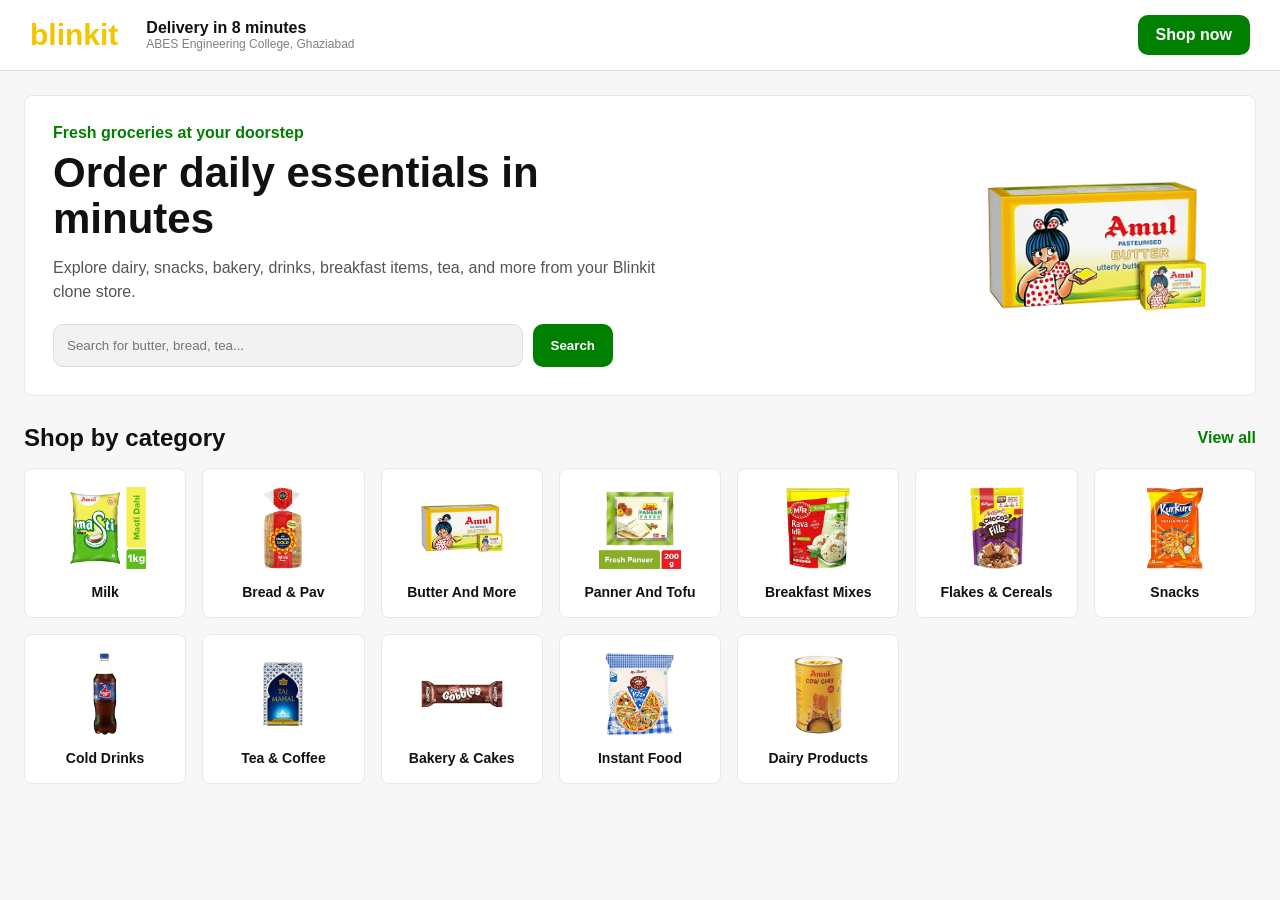
<file: home.html>
<!DOCTYPE html>
<html lang="en">
<head>
    <meta charset="UTF-8">
    <meta name="viewport" content="width=device-width, initial-scale=1.0">
    <title>Blinkit Home</title>
    <link rel="stylesheet" href="home.css">
</head>
<body>
    <div class="home-navbar">
        <div class="logo">blinkit</div>
        <div class="delivery">
            <strong>Delivery in 8 minutes</strong>
            <p>ABES Engineering College, Ghaziabad</p>
        </div>
        <a class="shop-link" href="index-with-js.html">Shop now</a>
    </div>

    <main class="home-main">
        <section class="home-hero">
            <div>
                <p class="eyebrow">Fresh groceries at your doorstep</p>
                <h1>Order daily essentials in minutes</h1>
                <p class="hero-copy">Explore dairy, snacks, bakery, drinks, breakfast items, tea, and more from your Blinkit clone store.</p>
                <form class="home-search">
                    <input type="text" placeholder="Search for butter, bread, tea...">
                    <button type="submit">Search</button>
                </form>
            </div>
            <img src="amul butter.webp" alt="Amul butter">
        </section>

        <section class="home-section">
            <div class="section-heading">
                <h2>Shop by category</h2>
                <a href="index-with-js.html">View all</a>
            </div>
            <div class="category-grid">
                <a class="category-card" href="index-with-js.html?category=Milk">
                    <img src="amul dahi.webp" alt="Milk">
                    <span>Milk</span>
                </a>
                <a class="category-card" href="index-with-js.html?category=Bread%20%26%20Pav">
                    <img src="harvest bread.webp" alt="Bread and pav">
                    <span>Bread & Pav</span>
                </a>
                <a class="category-card" href="index-with-js.html?category=Butter%20And%20More">
                    <img src="amul butter.webp" alt="Butter">
                    <span>Butter And More</span>
                </a>
                <a class="category-card" href="index-with-js.html?category=Panner%20And%20Tofu">
                    <img src="amul panner.webp" alt="Paneer">
                    <span>Panner And Tofu</span>
                </a>
                <a class="category-card" href="index-with-js.html?category=Breakfast%20Mixes">
                    <img src="mtr rava idli.webp" alt="Breakfast mixes">
                    <span>Breakfast Mixes</span>
                </a>
                <a class="category-card" href="index-with-js.html?category=Flakes%20%26%20Cereals">
                    <img src="chocos.webp" alt="Cereals">
                    <span>Flakes & Cereals</span>
                </a>
                <a class="category-card" href="index-with-js.html?category=Snacks">
                    <img src="kurkure.webp" alt="Snacks">
                    <span>Snacks</span>
                </a>
                <a class="category-card" href="index-with-js.html?category=Cold%20Drinks">
                    <img src="thumbs up.webp" alt="Cold drinks">
                    <span>Cold Drinks</span>
                </a>
                <a class="category-card" href="index-with-js.html?category=Tea%20%26%20Coffee">
                    <img src="tea.webp" alt="Tea and coffee">
                    <span>Tea & Coffee</span>
                </a>
                <a class="category-card" href="index-with-js.html?category=Bakery%20%26%20Cakes">
                    <img src="cake.webp" alt="Bakery and cakes">
                    <span>Bakery & Cakes</span>
                </a>
                <a class="category-card" href="index-with-js.html?category=Instant%20Food">
                    <img src="pizza base.webp" alt="Instant food">
                    <span>Instant Food</span>
                </a>
                <a class="category-card" href="index-with-js.html?category=Dairy%20Products">
                    <img src="ghee.webp" alt="Dairy products">
                    <span>Dairy Products</span>
                </a>
            </div>
        </section>
    </main>

    <script src="home.js"></script>
</body>
</html>
</file>
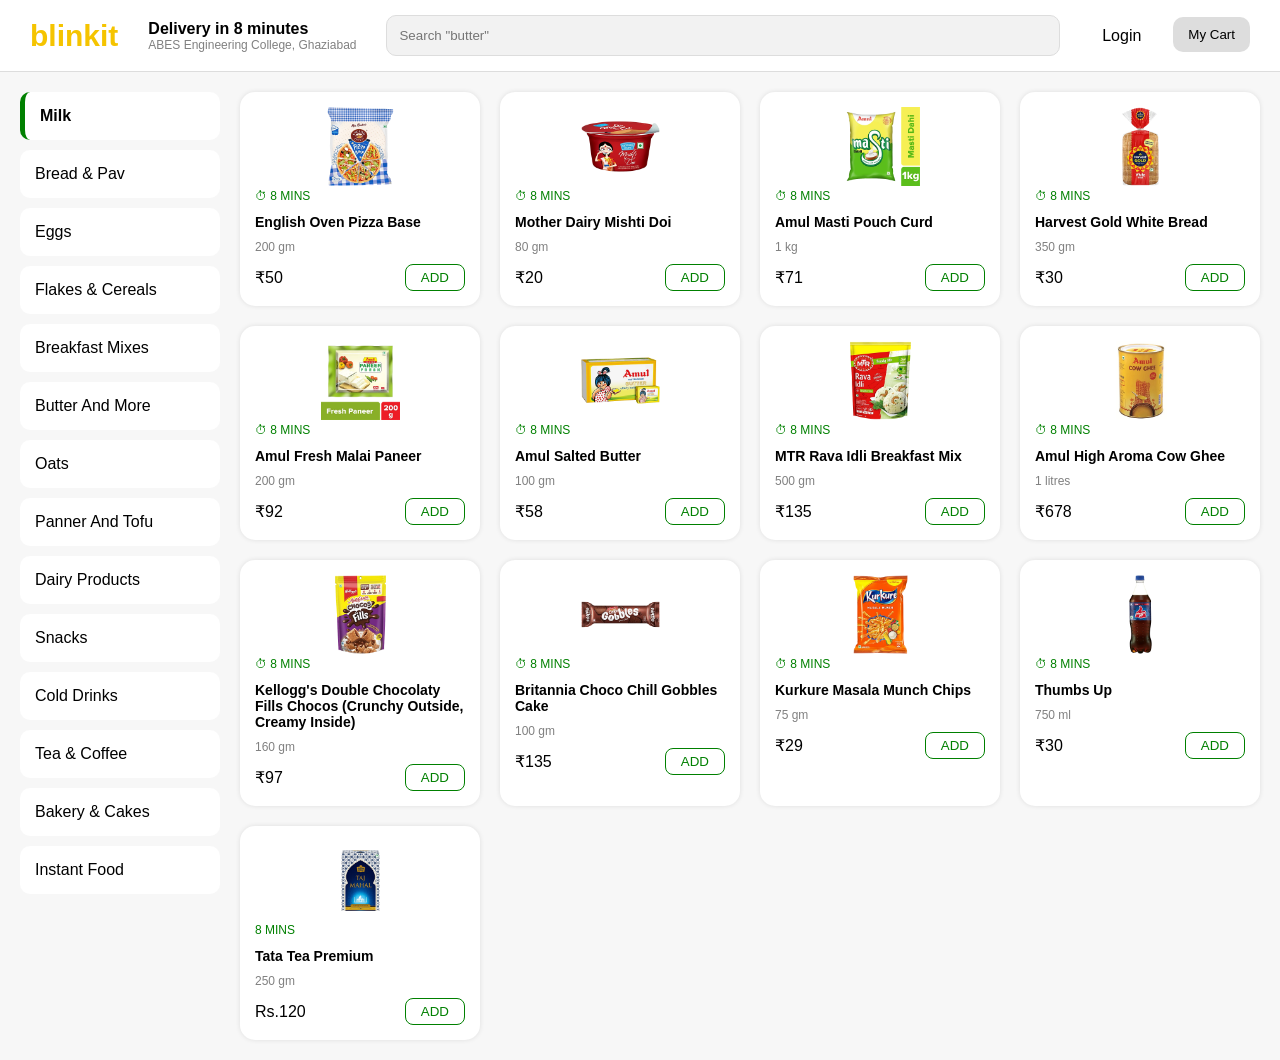
<file: index-with-js.html>
<!DOCTYPE html>
<html lang="en">
<head>
    <meta charset="UTF-8">
        <title>Blinkit </title>
        <link rel="stylesheet" href="style-with-js.css">
        <title>Navbar Example</title>
        <style>
            .navbar {
                background-color: white; 
                overflow: hidden; 
            }

        
            .navbar a {
                float: left; 
                display: block;
                color: white; 
                text-align: center;
                padding: 14px 20px;
                text-decoration: none; 
            }

            
            .navbar a:hover {
                background-color: #ddd;
                color: black;
            }
        </style>

</head>
<body>

<div class="navbar">
    <div class="logo">blinkit</div>

    <div class="delivery">
        <strong>Delivery in 8 minutes</strong>
        <p>ABES Engineering College, Ghaziabad</p>
    </div>

    <div class="search-box">
        <input type="text" placeholder='Search "butter"'>
    </div>

    <div class="nav-right">
        <a href="#">Login</a>
        <button class="cart-btn">🛒 My Cart</button>
    </div>
</div>

<div class="container">

    <div class="sidebar">
        <div class="category ">Milk</div>
        <div class="category">Bread & Pav</div>
        <div class="category">Eggs</div>
        <div class="category">Flakes & Cereals</div>
        <div class="category ">Breakfast Mixes</div>
        <div class="category">Butter And More</div>
        <div class="category">Oats</div>
        <div class="category">Panner And Tofu</div>
        <div class="category">Dairy Products</div>
        <div class="category">Snacks</div> 
        <div class="category">Cold Drinks</div>
    </div>

    
    <div class="products">


        <div class="product-grid">

        
            <div class="card">
                <img src="pizza base.webp" height="79px">
                <span class="time">⏱ 8 MINS</span>
                <h4>English Oven Pizza Base</h4>
                <p>200 gm</p>
                <div class="price-add">
                    <span>₹50</span>
                    <button>ADD</button>
                </div>
            </div>


            <div class="card">
                <img src="mishti doi.webp" height="79px">
                <span class="time">⏱ 8 MINS</span>
                <h4>Mother Dairy Mishti Doi</h4>
                <p>80 gm</p>
                <div class="price-add">
                    <span>₹20</span>
                    <button>ADD</button>
                </div>
            </div>

            <div class="card">
                <img src="amul dahi.webp" height="79px">
                <span class="time">⏱ 8 MINS</span>
                <h4>Amul Masti Pouch Curd</h4>
                <p>1 kg</p>
                <div class="price-add">
                    <span>₹71</span>
                    <button>ADD</button>
                </div>
            </div>

            <div class="card">
                <img src="harvest bread.webp" height="79px">
                <span class="time">⏱ 8 MINS</span>
                <h4>Harvest Gold White Bread</h4>
                <p>350 gm</p>
                <div class="price-add">
                    <span>₹30</span>
                    <button>ADD</button>
                </div>
            </div>

            <div class="card">
                <img src="amul panner.webp" height="79px">
                <span class="time">⏱ 8 MINS</span>
                <h4>Amul Fresh Malai Paneer</h4>
                <p>200 gm</p>
                <div class="price-add">
                    <span>₹92</span>
                    <button>ADD</button>
                </div>
            </div>

            <div class="card">
                <img src="amul butter.webp"height="79px">
                <span class="time">⏱ 8 MINS</span>
                <h4>Amul Salted Butter</h4>
                <p>100 gm</p>
                <div class="price-add">
                    <span>₹58</span>
                    <button>ADD</button>
                </div>
            </div>

            <div class="card">
                <img src="mtr rava idli.webp" height="79px">
                <span class="time">⏱ 8 MINS</span>
                <h4>MTR Rava Idli Breakfast Mix</h4>
                <p>500 gm</p>
                <div class="price-add">
                    <span>₹135</span>
                    <button>ADD</button>
                </div>
            </div>
            
             <div class="card">
                <img src="ghee.webp" height="79px">
                <span class="time">⏱ 8 MINS</span>
                <h4>Amul High Aroma Cow Ghee
</h4>
                <p>1 litres</p>
                <div class="price-add">
                    <span>₹678</span>
                    <button>ADD</button>
                </div>
            </div>
             <div class="card">
                <img src="chocos.webp" height="79px">
                <span class="time">⏱ 8 MINS</span>
                <h4>Kellogg's Double Chocolaty Fills Chocos (Crunchy Outside, Creamy Inside)</h4>
                <p>160 gm</p>
                <div class="price-add">
                    <span>₹97</span>
                    <button>ADD</button>
                </div>
            </div>
             <div class="card">
                <img src="cake.webp" height="79px">
                <span class="time">⏱ 8 MINS</span>
                <h4>Britannia Choco Chill Gobbles Cake</h4>
                <p>100 gm</p>
                <div class="price-add">
                    <span>₹135</span>
                    <button>ADD</button>
                </div>
            </div>






            
            <div class="card">
                <img src="kurkure.webp" height="79px">
                <span class="time">⏱ 8 MINS</span>
                <h4>Kurkure Masala Munch Chips</h4>
                <p>75 gm</p>
                <div class="price-add">
                    <span>₹29</span>
                    <button>ADD</button>
                </div>
            </div>

            <div class="card">
                <img src="thumbs up.webp" height="79px">
                <span class="time">⏱ 8 MINS</span>
                <h4>Thumbs Up</h4>
                <p>750 ml</p>
                <div class="price-add">
                    <span>₹30</span>
                    <button>ADD</button>
                </div>
                
            </div>

        </div>
    </div>

</div>

<script src="script.js"></script>
</body>
</html>
</file>
<file: home.css>
* {
    margin: 0;
    padding: 0;
    box-sizing: border-box;
    font-family: Arial, sans-serif;
}

body {
    background: #f7f7f7;
    color: #111;
}

.home-navbar {
    display: flex;
    align-items: center;
    gap: 28px;
    padding: 15px 30px;
    background: white;
    border-bottom: 1px solid #ddd;
}

.logo {
    font-size: 30px;
    font-weight: bold;
    color: #f5c400;
}

.delivery {
    flex: 1;
}

.delivery p {
    font-size: 12px;
    color: gray;
}

.shop-link {
    background: green;
    color: white;
    text-decoration: none;
    padding: 11px 18px;
    border-radius: 10px;
    font-weight: bold;
}

.home-main {
    padding: 24px;
}

.home-hero {
    display: grid;
    grid-template-columns: minmax(0, 1fr) 260px;
    align-items: center;
    gap: 24px;
    background: white;
    border-radius: 8px;
    padding: 28px;
    border: 1px solid #e8e8e8;
}

.eyebrow {
    color: green;
    font-weight: bold;
    margin-bottom: 8px;
}

.home-hero h1 {
    font-size: 42px;
    line-height: 1.1;
    max-width: 620px;
}

.hero-copy {
    margin: 14px 0 20px;
    color: #555;
    max-width: 620px;
    line-height: 1.5;
}

.home-search {
    display: flex;
    max-width: 560px;
    gap: 10px;
}

.home-search input {
    flex: 1;
    padding: 13px;
    border: 1px solid #ddd;
    border-radius: 10px;
    background: #f2f2f2;
}

.home-search button {
    border: none;
    background: green;
    color: white;
    padding: 0 18px;
    border-radius: 10px;
    cursor: pointer;
    font-weight: bold;
}

.home-hero img {
    width: 100%;
    max-height: 220px;
    object-fit: contain;
}

.home-section {
    margin-top: 28px;
}

.section-heading {
    display: flex;
    align-items: center;
    justify-content: space-between;
    margin-bottom: 16px;
}

.section-heading h2 {
    font-size: 24px;
}

.section-heading a {
    color: green;
    text-decoration: none;
    font-weight: bold;
}

.category-grid {
    display: grid;
    grid-template-columns: repeat(auto-fill, minmax(150px, 1fr));
    gap: 16px;
}

.category-card {
    display: grid;
    place-items: center;
    min-height: 150px;
    gap: 12px;
    background: white;
    color: #111;
    text-decoration: none;
    border: 1px solid #e8e8e8;
    border-radius: 8px;
    padding: 16px;
}

.category-card:hover {
    border-color: green;
}

.category-card img {
    width: 96px;
    height: 82px;
    object-fit: contain;
}

.category-card span {
    font-size: 14px;
    font-weight: bold;
    text-align: center;
}

@media (max-width: 720px) {
    .home-navbar {
        align-items: flex-start;
        flex-direction: column;
    }

    .home-hero {
        grid-template-columns: 1fr;
    }

    .home-hero h1 {
        font-size: 32px;
    }

    .home-search {
        flex-direction: column;
    }

    .home-search button {
        padding: 13px;
    }
}
</file>
<file: style-with-js.css>
* {
    margin: 0;
    padding: 0;
    box-sizing: border-box;
    font-family: Arial, sans-serif;
}

body {
    background: #f7f7f7;
}

/* NAVBAR */
.navbar {
    display: flex;
    align-items: center;
    padding: 15px 30px;
    background: white;
    border-bottom: 1px solid #ddd;
}

.logo {
    font-size: 30px;
    font-weight: bold;
    color: #f5c400;
    margin-right: 30px;
}

.delivery p {
    font-size: 12px;
    color: gray;
}

.search-box {
    flex: 1;
    margin: 0 30px;
}

.search-box input {
    width: 100%;
    padding: 12px;
    border-radius: 10px;
    border: 1px solid #ddd;
    background: #f2f2f2;
}

.nav-right a {
    margin-right: 20px;
    text-decoration: none;
    color: black;
}

.cart-btn {
    background: #ddd;
    border: none;
    padding: 10px 15px;
    border-radius: 10px;
}

/* MAIN LAYOUT */
.container {
    display: flex;
    padding: 20px;
}

/* SIDEBAR */
.sidebar {
    width: 200px;
}

.category {
    padding: 15px;
    background: white;
    margin-bottom: 10px;
    border-radius: 10px;
    cursor: pointer;
}

.category.active {
    border-left: 5px solid green;
    font-weight: bold;
}

/* PRODUCTS */
.products {
    flex: 1;
    margin-left: 20px;
}

.products h2 {
    margin-bottom: 20px;
}

.product-grid {
    display: grid;
    grid-template-columns: repeat(auto-fill, minmax(200px, 1fr));
    gap: 20px;
}

/* CARD */
.card {
    background: white;
    padding: 15px;
    border-radius: 15px;
    box-shadow: 0 0 5px rgba(0,0,0,0.1);
}

.card img {
    display: block;
    margin: auto;
}

.time {
    font-size: 12px;
    color: green;
}

.card h4 {
    font-size: 14px;
    margin: 10px 0;
}

.card p {
    font-size: 12px;
    color: gray;
}

.price-add {
    display: flex;
    justify-content: space-between;
    align-items: center;
    margin-top: 10px;
}

.price-add button {
    border: 1px solid green;
    background: white;
    color: green;
    padding: 5px 15px;
    border-radius: 8px;
    cursor: pointer;
}
.navbar {
    display: flex;
    background-color: white;
}

.navbar a {
    flex: 1; /* Make links evenly spaced */
    text-align: center;
    padding: 14px 0;
    color: white;
    text-decoration: none;
}

.navbar a:hover {
    background-color: #ddd;
    color: wheat;
}
</file>
